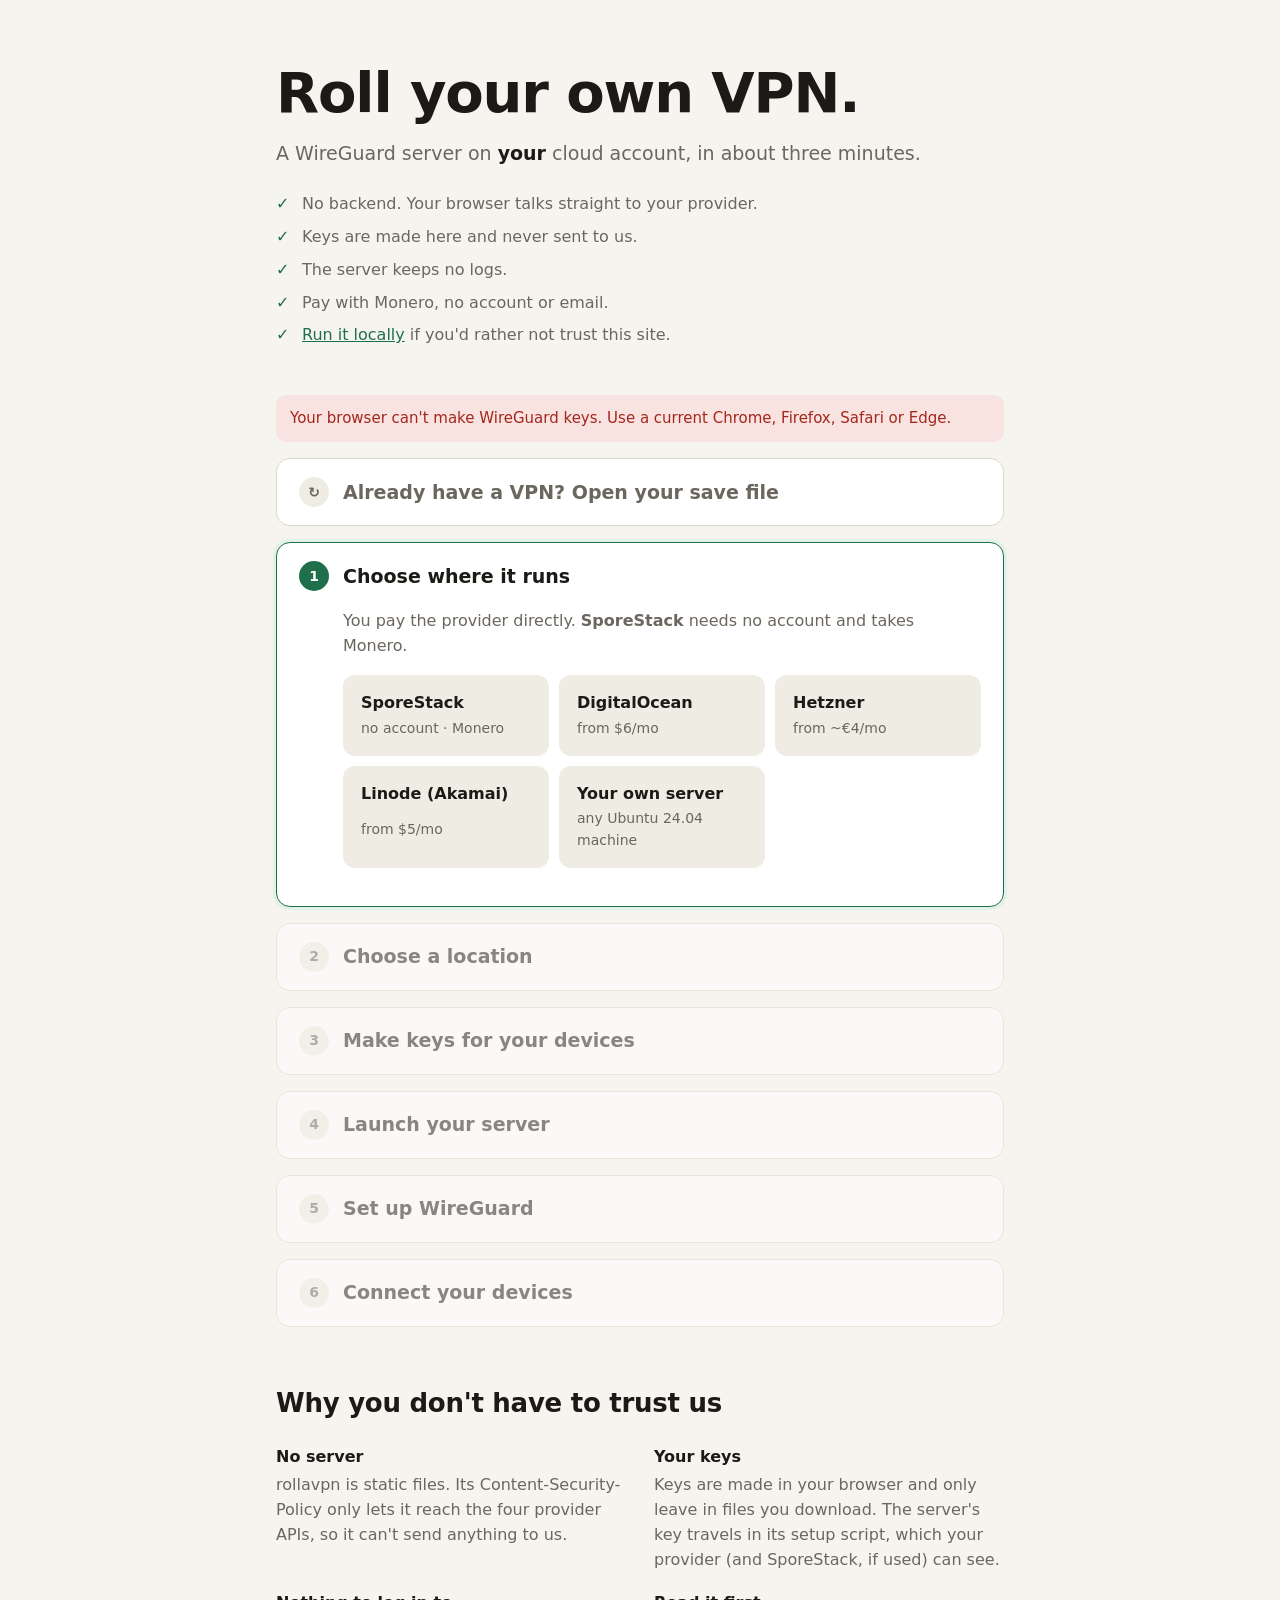
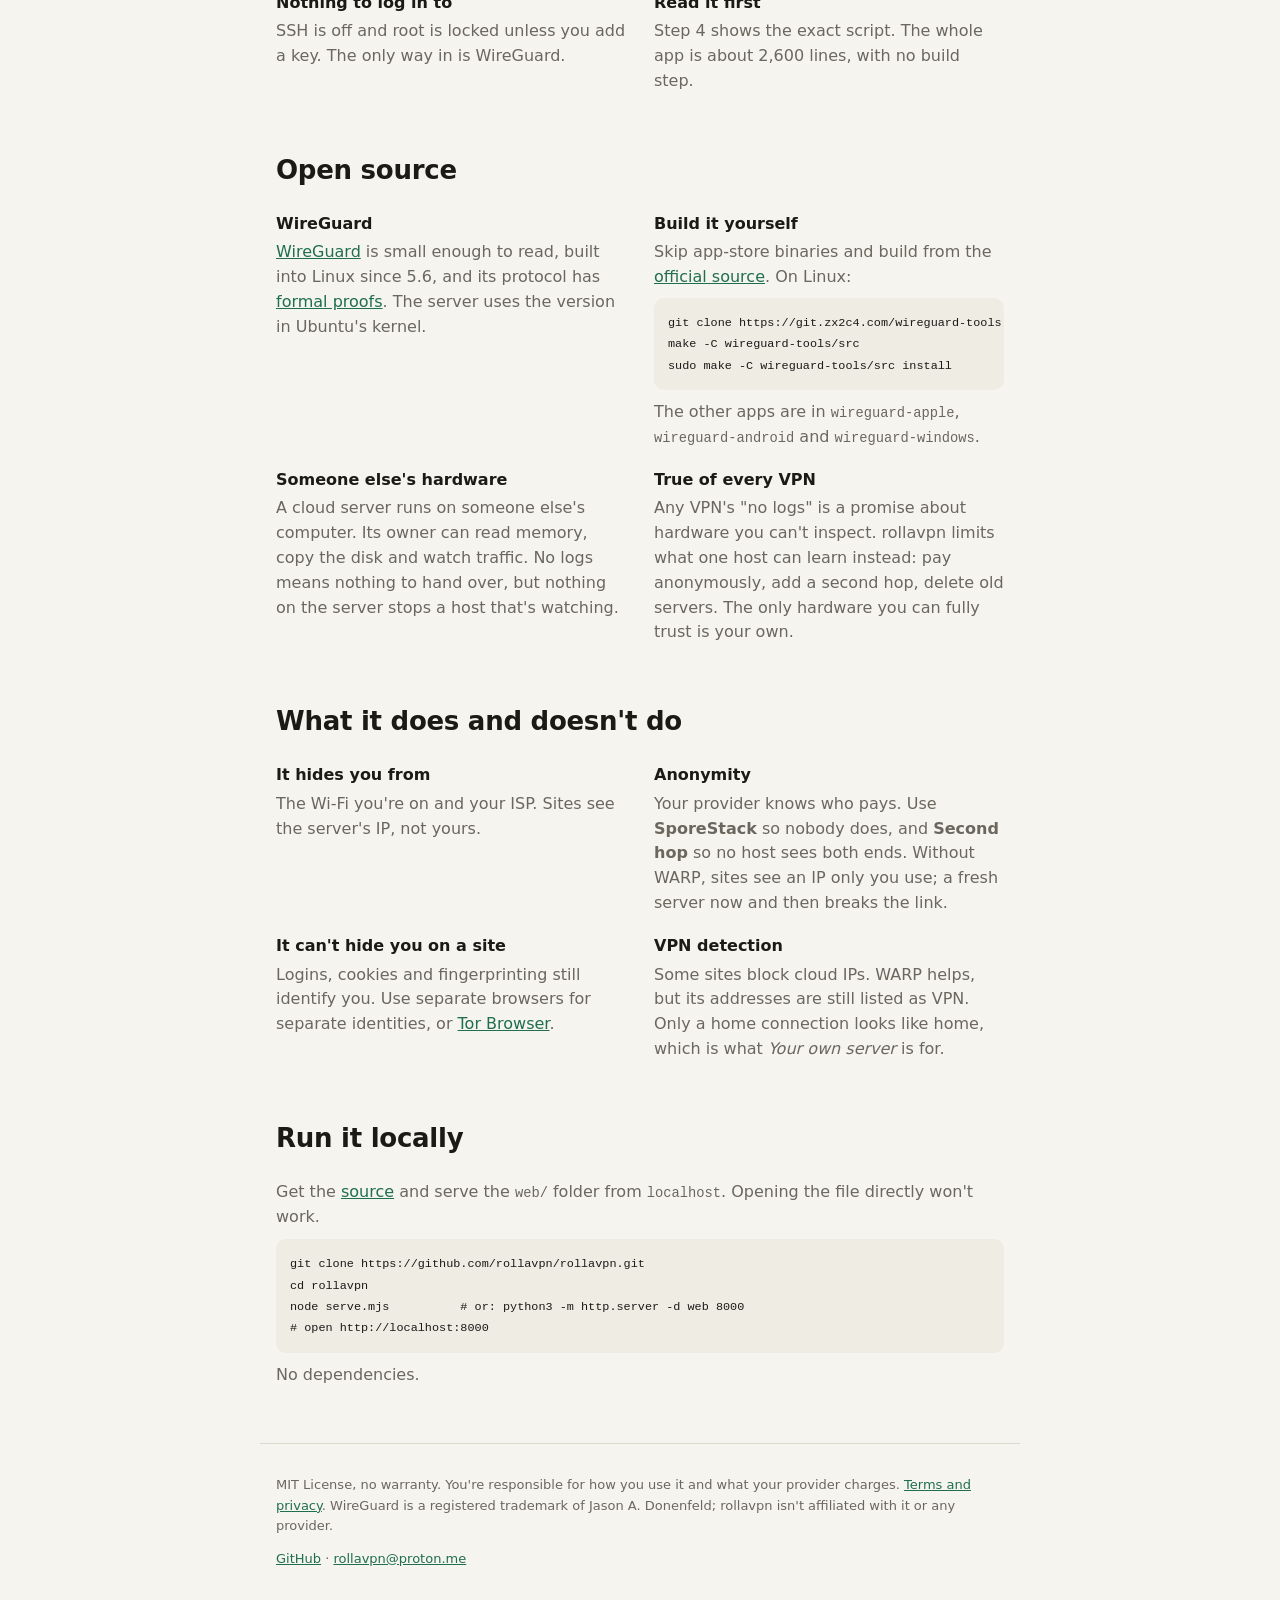
<file: web/index.html>
<!doctype html>
<html lang="en">
<head>
  <meta charset="utf-8">
  <meta name="viewport" content="width=device-width, initial-scale=1">
  <meta http-equiv="Content-Security-Policy" content="default-src 'none'; script-src 'self'; style-src 'self'; img-src 'self' data: blob:; connect-src https://api.sporestack.com https://api.digitalocean.com https://api.hetzner.cloud https://api.linode.com; base-uri 'none'; form-action 'none'">
  <meta name="referrer" content="no-referrer">
  <title>Roll a VPN</title>
  <meta name="description" content="Your own WireGuard VPN on your own cloud account, set up from your browser.">
  <link rel="icon" href="data:,">
  <link rel="stylesheet" href="styles.css">
  <script defer src="vendor/qrcode.js"></script>
  <script defer src="lib/wg.js"></script>
  <script defer src="lib/providers.js"></script>
  <script defer src="app.js"></script>
</head>
<body>
  <header class="hero">
    <div class="wrap">
      <h1>Roll your own VPN.</h1>
      <p class="lede">A WireGuard server on <em>your</em> cloud account, in about three minutes.</p>
      <ul class="promises">
        <li>No backend. Your browser talks straight to your provider.</li>
        <li>Keys are made here and never sent to us.</li>
        <li>The server keeps no logs.</li>
        <li>Pay with Monero, no account or email.</li>
        <li><a href="#local">Run it locally</a> if you'd rather not trust this site.</li>
      </ul>
    </div>
  </header>

  <main class="wrap">
    <noscript><p class="callout bad">This page needs JavaScript. It all runs in your browser.</p></noscript>
    <p id="unsupported" class="callout bad" hidden>Your browser can't make WireGuard keys. Use a current Chrome, Firefox, Safari or Edge.</p>

    <!-- Open a save file -->
    <details class="step restore" id="restore">
      <summary class="step-head"><span class="num" aria-hidden="true">↻</span><h2>Already have a VPN? Open your save file</h2></summary>
      <div class="step-body">
        <p>Get your configs back, check the server, add time or delete it. The file never leaves this tab.</p>
        <label class="field">
          <span>Save file</span>
          <input type="file" id="restore-file" accept=".json,application/json">
        </label>
        <label class="field" id="restore-pass-wrap" hidden>
          <span>Password</span>
          <input type="password" id="restore-pass" autocomplete="current-password">
        </label>
        <button class="btn primary" id="btn-restore" disabled>Open</button>
        <p class="status" id="status-restore" role="status"></p>
      </div>
    </details>

    <!-- Step 1 -->
    <section class="step" id="step-1" data-step="1">
      <div class="step-head"><span class="num">1</span><h2>Choose where it runs</h2><span class="done-mark" aria-hidden="true">✓</span></div>
      <div class="step-body">
        <p>You pay the provider directly. <strong>SporeStack</strong> needs no account and takes Monero.</p>
        <div class="providers" id="providers" role="radiogroup" aria-label="Where your VPN runs"></div>
        <div id="own-area" hidden>
          <h3>What you need</h3>
          <ul class="checklist">
            <li>A spare machine with a fresh <strong>Ubuntu 24.04</strong> install and 1 GB+ of memory. Setup takes over the whole machine.</li>
            <li>A public IP or hostname. At home you'll forward one UDP port on your router. Won't work behind CGNAT.</li>
            <li>Root access.</li>
          </ul>
          <button class="btn primary" id="btn-own">My machine is ready</button>
        </div>
        <div id="token-area" hidden>
          <ol class="howto">
            <li>Open <a id="token-link" target="_blank" rel="noopener noreferrer">your provider's token page ↗</a></li>
            <li id="token-help"></li>
            <li>Paste it below. It stays in this tab.</li>
          </ol>
          <p class="callout tip" id="anon-tip" hidden>For more anonymity, do this in <a href="https://www.torproject.org/download/" target="_blank" rel="noopener noreferrer">Tor Browser</a> so SporeStack never sees your IP.</p>
          <label class="field">
            <span id="token-label">API token</span>
            <input id="token" type="password" autocomplete="off" spellcheck="false" placeholder="Paste your API token">
          </label>
          <p class="callout warn" id="token-save" hidden><strong>Save this token now.</strong> It's your account and can't be recovered.</p>
          <div class="row">
            <button class="btn" id="btn-new-account" hidden>Create anonymous account</button>
            <button class="btn primary" id="btn-connect" disabled>Connect</button>
          </div>
          <p class="status" id="status-1" role="status"></p>
          <div id="existing" hidden>
            <h3>Your existing rollavpn servers</h3>
            <ul class="servers" id="existing-list"></ul>
          </div>
        </div>
      </div>
    </section>

    <!-- Step 2 -->
    <section class="step locked" id="step-2" data-step="2">
      <div class="step-head"><span class="num">2</span><h2><span data-mode="cloud">Choose a location</span><span data-mode="own" hidden>Your server's address</span></h2><span class="done-mark" aria-hidden="true">✓</span></div>
      <div class="step-body">
        <div data-mode="cloud">
          <p>Sites will see you here. Closer is faster.</p>
          <label class="field">
            <span>Location</span>
            <select id="region"></select>
          </label>
          <p class="price" id="price"></p>
          <button class="btn primary" id="btn-region">Use this location</button>
        </div>
        <div data-mode="own" hidden>
                    <label class="field">
            <span>Public IP address or hostname</span>
            <input id="own-endpoint" type="text" spellcheck="false" autocomplete="off" placeholder="203.0.113.10 or vpn.example.net">
            <small>At home, search "what is my IP" from that network.</small>
          </label>
          <button class="btn primary" id="btn-own-endpoint">Use this address</button>
          <p class="status" id="status-2" role="status"></p>
        </div>
      </div>
    </section>

    <!-- Step 3 -->
    <section class="step locked" id="step-3" data-step="3">
      <div class="step-head"><span class="num">3</span><h2>Make keys for your devices</h2><span class="done-mark" aria-hidden="true">✓</span></div>
      <div class="step-body">
        <p>Each device gets its own key.</p>
        <div id="devices" class="devices"></div>
        <button class="btn ghost small" id="btn-add-device">+ Add device</button>

        <div class="exit-box">
          <label class="check">
            <input type="checkbox" id="warp-on" checked>
            <span><strong>Blend in with Cloudflare WARP</strong><br>
            <span class="muted">Traffic leaves from a Cloudflare address shared with millions of people, so few sites block it. No account needed. If WARP drops, traffic stops. Uses Cloudflare's <a href="https://www.cloudflare.com/application/terms/" target="_blank" rel="noopener noreferrer">WARP terms</a>. <span id="warp-own-note" data-mode="own" hidden>Off by default here, so your server keeps its own IP.</span></span></span>
          </label>
          <label class="check">
            <input type="checkbox" id="exit-on">
            <span><strong>Second hop</strong><br>
            <span class="muted">Route through a second server you run, ideally on another host in another country. Neither host sees both who you are and where you go. Replaces WARP.</span></span>
          </label>
          <div id="exit-area" hidden>
            <ol class="howto">
              <li>In another tab, launch a second server in another country with one device named <code>hop</code>.</li>
              <li>Paste its <code>hop</code> config below. Any WireGuard server works.</li>
            </ol>
            <textarea id="exit-conf" rows="7" spellcheck="false" autocomplete="off" placeholder="[Interface]&#10;# rollavpn: hop&#10;PrivateKey = …&#10;Address = …&#10;&#10;[Peer]&#10;PublicKey = …&#10;Endpoint = …"></textarea>
            <p class="status" id="exit-status" role="status"></p>
          </div>
        </div>

        <details class="advanced">
          <summary>Advanced options</summary>
          <label class="field">
            <span>DNS</span>
            <select id="dns"></select>
          </label>
          <label class="field">
            <span>Port</span>
            <select id="port">
              <option value="51820">51820 (WireGuard default)</option>
              <option value="443">443 (gets through more networks)</option>
            </select>
          </label>
          <label class="check" data-mode="own" hidden>
            <input type="checkbox" id="keep-ssh" checked>
            <span><strong>Keep my current SSH access</strong><br>
            <span class="muted">Untick to lock it down like a cloud server.</span></span>
          </label>
          <label class="field" id="ssh-field">
            <span>SSH public key (optional)</span>
            <textarea id="ssh" rows="2" spellcheck="false" placeholder="ssh-ed25519 AAAA… you@laptop"></textarea>
            <small>Leave empty and SSH is off. Nobody can log in.</small>
          </label>
        </details>

        <button class="btn primary" id="btn-keys">Generate keys in my browser</button>
        <div id="keys-out" class="keys-out" hidden></div>
      </div>
    </section>

    <!-- Step 4 -->
    <section class="step locked" id="step-4" data-step="4">
      <div class="step-head"><span class="num">4</span><h2><span data-mode="cloud">Launch your server</span><span data-mode="own" hidden>Get your setup script</span></h2><span class="done-mark" aria-hidden="true">✓</span></div>
      <div class="step-body">
        <p data-mode="cloud">This creates a small Ubuntu 24.04 server. On first boot it:</p>
        <p data-mode="own" hidden>This makes a script you run once. It:</p>
        <ul class="features">
          <li>Keeps no logs: no journal, no syslog, <code>/var/log</code> in RAM, no swap, no core dumps.</li>
          <li>Wipes a device's IP from memory a few minutes after it goes quiet.</li>
          <li>Runs its own DNS with no query logs, blocking ads and trackers by default.</li>
          <li>Removes provider agents, usage stats, snap, crash reporting and Ubuntu's ad pings.</li>
          <li>Locks itself down: firewall on, root locked, SSH off unless you keep it, devices unreachable from outside and from each other.</li>
          <li>Deletes its setup traces. Your provider still keeps its own copy of this script.</li>
          <li>Exits through Cloudflare WARP, unless you turned it off.</li>
          <li>Installs security updates automatically, and restarts WARP or DNS if they stop working.</li>
        </ul>
        <dl class="summary" id="summary"></dl>
        <details class="script">
          <summary>Read the script</summary>
          <pre id="script-preview"></pre>
        </details>
        <div class="billing" id="billing" hidden>
          <h3>Pay</h3>
          <div class="row">
            <label class="field inline">
              <span>Run the server for</span>
              <select id="days">
                <option value="7">7 days</option>
                <option value="30" selected>30 days</option>
                <option value="90">90 days</option>
              </select>
            </label>
          </div>
          <p class="price" id="quote"></p>
          <div id="topup" hidden>
            <div class="row">
              <label class="field inline">
                <span>Pay with</span>
                <select id="currency">
                  <option value="xmr">Monero (private)</option>
                  <option value="btc">Bitcoin (traceable)</option>
                  <option value="bch">Bitcoin Cash (traceable)</option>
                  <option value="usdt">USDT (traceable)</option>
                </select>
              </label>
              <label class="field inline">
                <span>Amount (USD)</span>
                <input id="dollars" type="number" min="5" step="1" inputmode="numeric">
              </label>
            </div>
            <button class="btn" id="btn-invoice">Create payment request</button>
            <div class="invoice" id="invoice" hidden>
              <canvas class="qr" id="invoice-qr" aria-label="Payment QR code"></canvas>
              <div class="invoice-text">
                <p>Send <strong id="invoice-amount"></strong> to:</p>
                <p><code id="invoice-address" class="wrap-any"></code></p>
                <div class="row">
                  <button class="btn small" id="btn-copy-address">Copy address</button>
                  <a class="btn small" id="invoice-open">Open in wallet</a>
                </div>
                <p class="muted" id="invoice-expiry"></p>
              </div>
            </div>
          </div>
          <p class="status" id="status-pay" role="status"></p>
        </div>
        <button class="btn primary" id="btn-launch">Launch server</button>
        <p class="fine">By continuing, you agree to the <a href="terms.html" target="_blank" rel="noopener">terms</a>.</p>
        <p class="status" id="status-4" role="status"></p>
      </div>
    </section>

    <!-- Step 5 -->
    <section class="step locked" id="step-5" data-step="5">
      <div class="step-head"><span class="num">5</span><h2><span data-mode="cloud">Set up WireGuard</span><span data-mode="own" hidden>Run it on your server</span></h2><span class="done-mark" aria-hidden="true">✓</span></div>
      <div class="step-body">
        <ol class="howto own-steps" data-mode="own" hidden>
          <li>Copy the script to the machine:
            <div class="row"><button class="btn small primary" id="btn-dl-script">Download rollavpn-setup.sh</button><button class="btn small" id="btn-copy-script">Copy script</button></div>
            <pre><code id="own-scp"></code></pre>
            Or paste it into <code>nano rollavpn-setup.sh</code>, or into a new server's <em>user data</em> box.</li>
          <li>Run it as root:
            <pre><code>sudo bash rollavpn-setup.sh</code></pre>
            It takes 2–4 minutes, prints <code>rollavpn: READY</code>, then deletes itself since it holds the server's key. Delete your local copy too.</li>
          <li>At home, forward <strong>UDP port <span class="own-port">51820</span></strong> on your router to the machine.</li>
        </ol>
        <ol class="progress" id="progress" data-mode="cloud">
          <li data-k="create">Server ordered</li>
          <li data-k="boot">Booting</li>
          <li data-k="install">Setting up</li>
          <li data-k="ready">Ready</li>
        </ol>
        <div class="bar" aria-hidden="true" data-mode="cloud"><div class="bar-fill" id="bar-fill"></div></div>
        <p class="status" id="status-5" role="status"></p>
      </div>
    </section>

    <!-- Step 6 -->
    <section class="step locked" id="step-6" data-step="6">
      <div class="step-head"><span class="num">6</span><h2>Connect your devices</h2><span class="done-mark" aria-hidden="true">✓</span></div>
      <div class="step-body">
        <p>Get the <strong>WireGuard</strong> app (
          <a href="https://apps.apple.com/app/wireguard/id1441195209" target="_blank" rel="noopener noreferrer">iPhone</a> ·
          <a href="https://play.google.com/store/apps/details?id=com.wireguard.android" target="_blank" rel="noopener noreferrer">Android</a> ·
          <a href="https://apps.apple.com/app/wireguard/id1451685025" target="_blank" rel="noopener noreferrer">Mac</a> ·
          <a href="https://www.wireguard.com/install/" target="_blank" rel="noopener noreferrer">Windows/Linux</a>
          ), then scan the QR code or import the file. Delete the downloaded files afterwards.</p>
        <p class="callout warn" id="save-now"><strong>Save these now.</strong> The keys exist only in this tab.</p>
        <div class="manage" id="manage" hidden>
          <p class="status" id="manage-status" role="status"></p>
          <div class="row">
            <button class="btn small" id="btn-refresh">Check status</button>
            <button class="btn small" id="btn-extend" hidden>+30 days</button>
            <button class="btn small ghost" id="btn-start-over">Start over</button>
          </div>
          <div id="retoken" hidden>
            <label class="field">
              <span>New token</span>
              <input type="password" id="retoken-input" autocomplete="off" spellcheck="false" placeholder="Paste a new API token">
            </label>
            <button class="btn small" id="btn-retoken">Use this token</button>
          </div>
        </div>
        <details class="tips">
          <summary>Keep the VPN on automatically</summary>
          <ul>
            <li><strong>iPhone, iPad, Mac:</strong> edit the tunnel and turn on <em>On-Demand</em> for Wi-Fi and cellular. To skip your home Wi-Fi, use <em>Except these SSIDs</em>. It's not a strict kill switch.</li>
            <li><strong>Android:</strong> Settings → Network → VPN → ⚙ WireGuard → <em>Always-on VPN</em> and <em>Block connections without VPN</em>.</li>
            <li><strong>Windows, Linux:</strong> nothing to do.</li>
          </ul>
        </details>
        <div class="clients" id="clients"></div>
        <div class="row">
          <button class="btn" id="btn-download-all">Download all configs</button>
        </div>
        <div class="savebox">
          <h3>Save file</h3>
          <p>Open it here later to get your configs, check the server, add time or delete it.</p>
          <p class="callout warn"><strong>Keep this file secret.</strong> It holds every key for this VPN and your <span class="provider-name">provider</span> token. Set a password, don't email it or put it in a cloud folder, and delete it when you delete the server.</p>
          <label class="field">
            <span>Password <small>(recommended)</small></span>
            <input type="password" id="save-pass" autocomplete="new-password">
          </label>
          <label class="field">
            <span>Repeat password</span>
            <input type="password" id="save-pass2" autocomplete="new-password">
          </label>
          <button class="btn primary" id="btn-save">Download save file</button>
          <p class="status" id="status-save" role="status"></p>
        </div>
        <div class="danger">
          <h3>Done with it?</h3>
          <p data-mode="cloud">Deleting the server stops billing.</p>
          <p data-mode="own" hidden>Wipe the machine to shut it down.</p>
          <button class="btn danger-btn" id="btn-destroy" data-mode="cloud">Delete this server</button>
          <p class="status" id="status-6" role="status"></p>
        </div>
      </div>
    </section>

    <section class="info" id="trust">
      <h2>Why you don't have to trust us</h2>
      <div class="grid">
        <div>
          <h3>No server</h3>
          <p>rollavpn is static files. Its Content-Security-Policy only lets it reach the four provider APIs, so it can't send anything to us.</p>
        </div>
        <div>
          <h3>Your keys</h3>
          <p>Keys are made in your browser and only leave in files you download. The server's key travels in its setup script, which your provider (and SporeStack, if used) can see.</p>
        </div>
        <div>
          <h3>Nothing to log in to</h3>
          <p>SSH is off and root is locked unless you add a key. The only way in is WireGuard.</p>
        </div>
        <div>
          <h3>Read it first</h3>
          <p>Step 4 shows the exact script. The whole app is about 2,600 lines, with no build step.</p>
        </div>
      </div>
    </section>

    <section class="info" id="source">
      <h2>Open source</h2>
      <div class="grid">
        <div>
          <h3>WireGuard</h3>
          <p><a href="https://www.wireguard.com/" target="_blank" rel="noopener noreferrer">WireGuard</a> is small enough to read, built into Linux since 5.6, and its protocol has <a href="https://www.wireguard.com/formal-verification/" target="_blank" rel="noopener noreferrer">formal proofs</a>. The server uses the version in Ubuntu's kernel.</p>
        </div>
        <div>
          <h3>Build it yourself</h3>
          <p>Skip app-store binaries and build from the <a href="https://www.wireguard.com/repositories/" target="_blank" rel="noopener noreferrer">official source</a>. On Linux:</p>
          <pre><code>git clone https://git.zx2c4.com/wireguard-tools
make -C wireguard-tools/src
sudo make -C wireguard-tools/src install</code></pre>
          <p>The other apps are in <code>wireguard-apple</code>, <code>wireguard-android</code> and <code>wireguard-windows</code>.</p>
        </div>
        <div>
          <h3>Someone else's hardware</h3>
          <p>A cloud server runs on someone else's computer. Its owner can read memory, copy the disk and watch traffic. No logs means nothing to hand over, but nothing on the server stops a host that's watching.</p>
        </div>
        <div>
          <h3>True of every VPN</h3>
          <p>Any VPN's "no logs" is a promise about hardware you can't inspect. rollavpn limits what one host can learn instead: pay anonymously, add a second hop, delete old servers. The only hardware you can fully trust is your own.</p>
        </div>
      </div>
    </section>

    <section class="info" id="limits">
      <h2>What it does and doesn't do</h2>
      <div class="grid">
        <div>
          <h3>It hides you from</h3>
          <p>The Wi-Fi you're on and your ISP. Sites see the server's IP, not yours.</p>
        </div>
        <div>
          <h3>Anonymity</h3>
          <p>Your provider knows who pays. Use <strong>SporeStack</strong> so nobody does, and <strong>Second hop</strong> so no host sees both ends. Without WARP, sites see an IP only you use; a fresh server now and then breaks the link.</p>
        </div>
        <div>
          <h3>It can't hide you on a site</h3>
          <p>Logins, cookies and fingerprinting still identify you. Use separate browsers for separate identities, or <a href="https://www.torproject.org/" target="_blank" rel="noopener noreferrer">Tor Browser</a>.</p>
        </div>
        <div>
          <h3>VPN detection</h3>
          <p>Some sites block cloud IPs. WARP helps, but its addresses are still listed as VPN. Only a home connection looks like home, which is what <em>Your own server</em> is for.</p>
        </div>
      </div>
    </section>

    <section class="info" id="local">
      <h2>Run it locally</h2>
      <p>Get the <a href="https://github.com/rollavpn/rollavpn" target="_blank" rel="noopener noreferrer">source</a> and serve the <code>web/</code> folder from <code>localhost</code>. Opening the file directly won't work.</p>
      <pre><code>git clone https://github.com/rollavpn/rollavpn.git
cd rollavpn
node serve.mjs          # or: python3 -m http.server -d web 8000
# open http://localhost:8000</code></pre>
      <p>No dependencies.</p>
    </section>
  </main>

  <footer class="wrap foot">
    <p>MIT License, no warranty. You're responsible for how you use it and what your provider charges. <a href="terms.html">Terms and privacy</a>. WireGuard is a registered trademark of Jason A. Donenfeld; rollavpn isn't affiliated with it or any provider.</p>
    <p><a href="https://github.com/rollavpn/rollavpn" target="_blank" rel="noopener noreferrer">GitHub</a> · <a href="mailto:rollavpn@proton.me">rollavpn@proton.me</a></p>
  </footer>
</body>
</html>
</file>
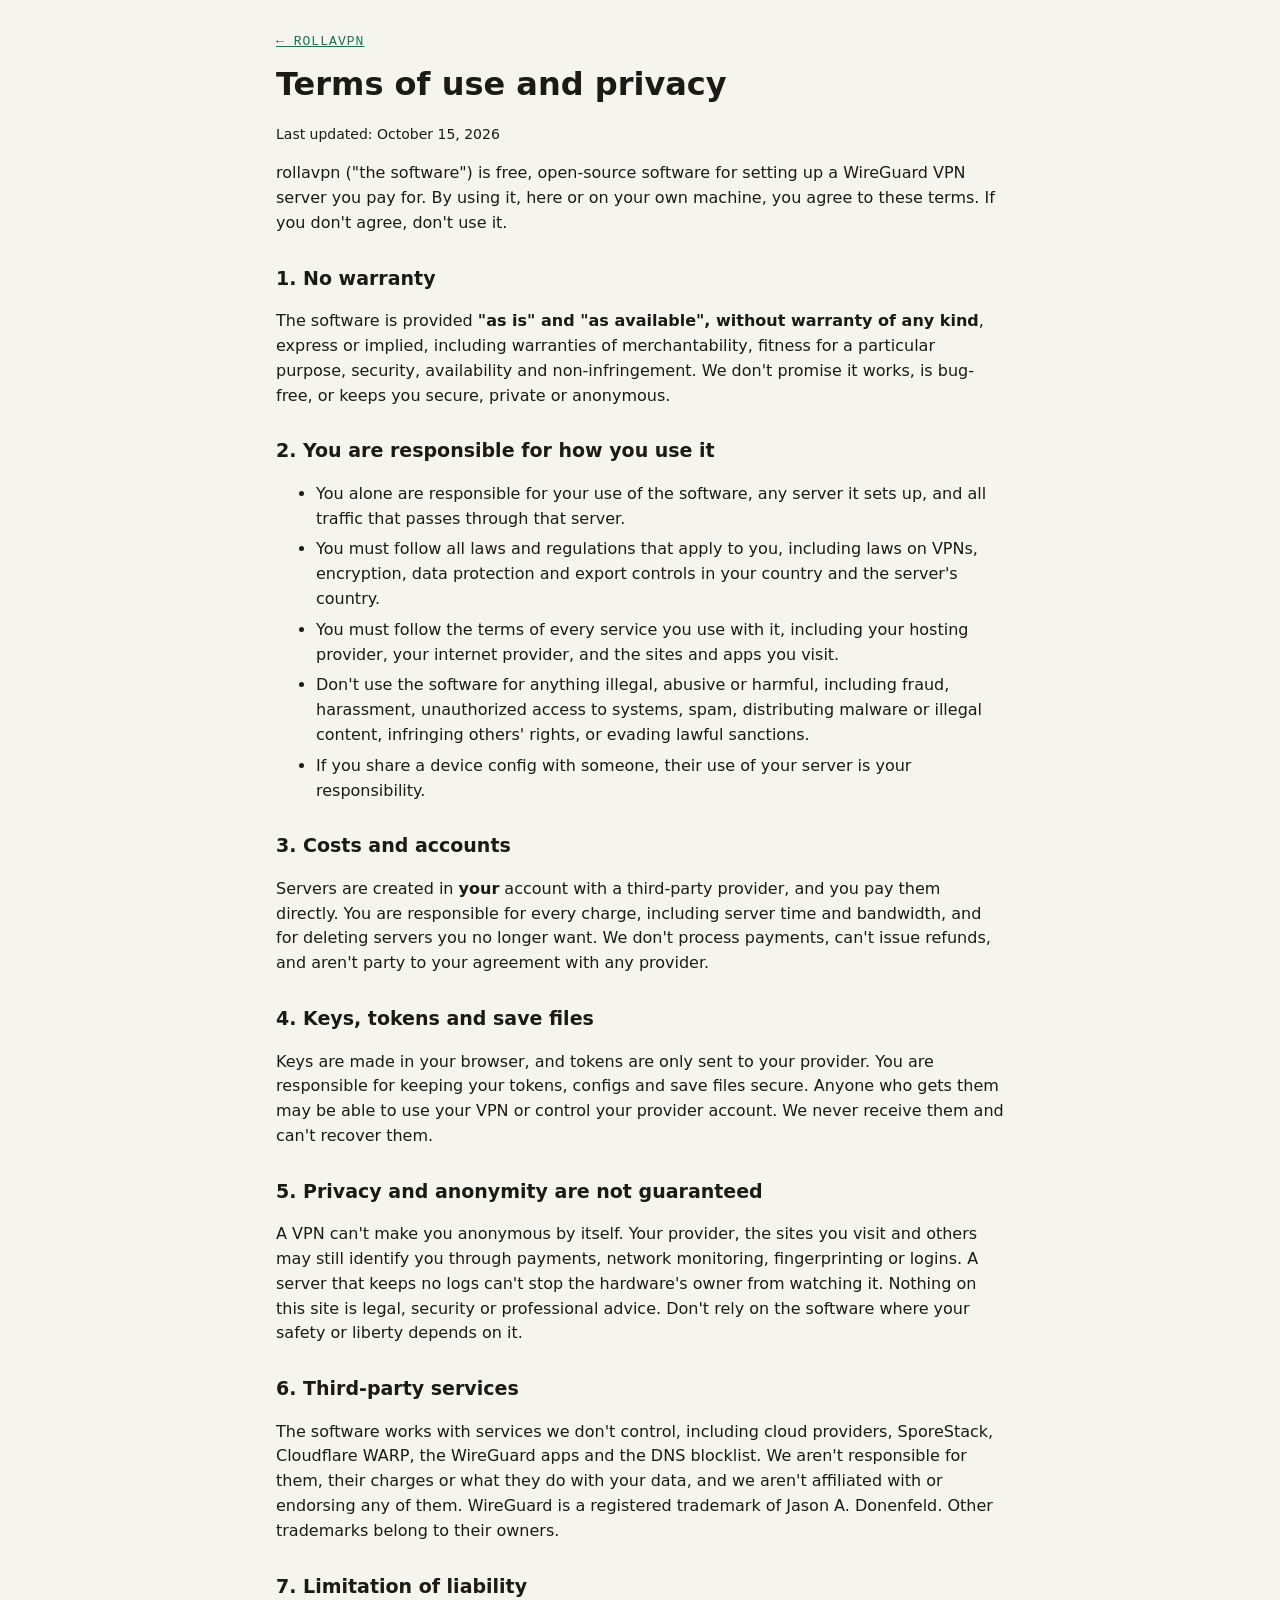
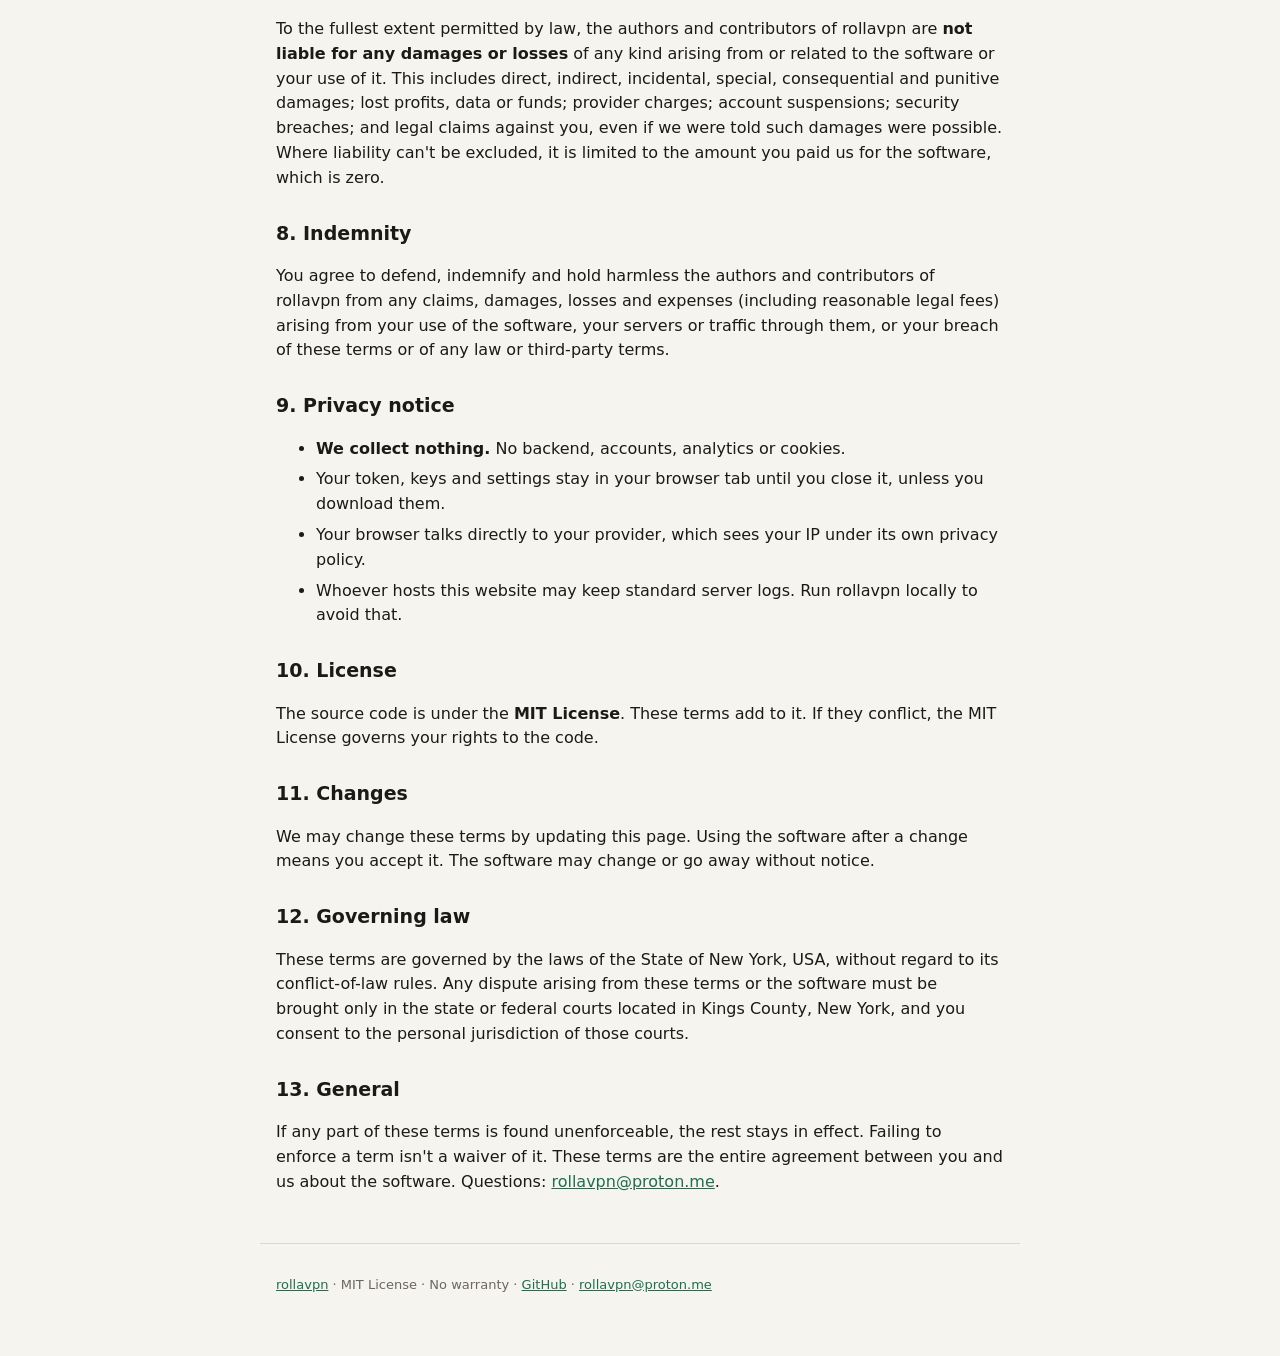
<file: web/terms.html>
<!doctype html>
<html lang="en">
<head>
  <meta charset="utf-8">
  <meta name="viewport" content="width=device-width, initial-scale=1">
  <meta http-equiv="Content-Security-Policy" content="default-src 'none'; style-src 'self'; img-src 'self' data:; base-uri 'none'; form-action 'none'">
  <meta name="referrer" content="no-referrer">
  <title>Terms and Privacy</title>
  <meta name="description" content="rollavpn terms of use, disclaimer and privacy notice.">
  <link rel="icon" href="data:,">
  <link rel="stylesheet" href="styles.css">
</head>
<body>
  <main class="wrap legal">
    <p class="eyebrow"><a href="./">← rollavpn</a></p>
    <h1>Terms of use and privacy</h1>
    <p class="muted">Last updated: October 15, 2026</p>

    <p>rollavpn ("the software") is free, open-source software for setting up a WireGuard VPN server you pay for. By using it, here or on your own machine, you agree to these terms. If you don't agree, don't use it.</p>

    <h2>1. No warranty</h2>
    <p>The software is provided <strong>"as is" and "as available", without warranty of any kind</strong>, express or implied, including warranties of merchantability, fitness for a particular purpose, security, availability and non-infringement. We don't promise it works, is bug-free, or keeps you secure, private or anonymous.</p>

    <h2>2. You are responsible for how you use it</h2>
    <ul>
      <li>You alone are responsible for your use of the software, any server it sets up, and all traffic that passes through that server.</li>
      <li>You must follow all laws and regulations that apply to you, including laws on VPNs, encryption, data protection and export controls in your country and the server's country.</li>
      <li>You must follow the terms of every service you use with it, including your hosting provider, your internet provider, and the sites and apps you visit.</li>
      <li>Don't use the software for anything illegal, abusive or harmful, including fraud, harassment, unauthorized access to systems, spam, distributing malware or illegal content, infringing others' rights, or evading lawful sanctions.</li>
      <li>If you share a device config with someone, their use of your server is your responsibility.</li>
    </ul>

    <h2>3. Costs and accounts</h2>
    <p>Servers are created in <strong>your</strong> account with a third-party provider, and you pay them directly. You are responsible for every charge, including server time and bandwidth, and for deleting servers you no longer want. We don't process payments, can't issue refunds, and aren't party to your agreement with any provider.</p>

    <h2>4. Keys, tokens and save files</h2>
    <p>Keys are made in your browser, and tokens are only sent to your provider. You are responsible for keeping your tokens, configs and save files secure. Anyone who gets them may be able to use your VPN or control your provider account. We never receive them and can't recover them.</p>

    <h2>5. Privacy and anonymity are not guaranteed</h2>
    <p>A VPN can't make you anonymous by itself. Your provider, the sites you visit and others may still identify you through payments, network monitoring, fingerprinting or logins. A server that keeps no logs can't stop the hardware's owner from watching it. Nothing on this site is legal, security or professional advice. Don't rely on the software where your safety or liberty depends on it.</p>

    <h2>6. Third-party services</h2>
    <p>The software works with services we don't control, including cloud providers, SporeStack, Cloudflare WARP, the WireGuard apps and the DNS blocklist. We aren't responsible for them, their charges or what they do with your data, and we aren't affiliated with or endorsing any of them. WireGuard is a registered trademark of Jason A. Donenfeld. Other trademarks belong to their owners.</p>

    <h2>7. Limitation of liability</h2>
    <p>To the fullest extent permitted by law, the authors and contributors of rollavpn are <strong>not liable for any damages or losses</strong> of any kind arising from or related to the software or your use of it. This includes direct, indirect, incidental, special, consequential and punitive damages; lost profits, data or funds; provider charges; account suspensions; security breaches; and legal claims against you, even if we were told such damages were possible. Where liability can't be excluded, it is limited to the amount you paid us for the software, which is zero.</p>

    <h2>8. Indemnity</h2>
    <p>You agree to defend, indemnify and hold harmless the authors and contributors of rollavpn from any claims, damages, losses and expenses (including reasonable legal fees) arising from your use of the software, your servers or traffic through them, or your breach of these terms or of any law or third-party terms.</p>

    <h2>9. Privacy notice</h2>
    <ul>
      <li><strong>We collect nothing.</strong> No backend, accounts, analytics or cookies.</li>
      <li>Your token, keys and settings stay in your browser tab until you close it, unless you download them.</li>
      <li>Your browser talks directly to your provider, which sees your IP under its own privacy policy.</li>
      <li>Whoever hosts this website may keep standard server logs. Run rollavpn locally to avoid that.</li>
    </ul>

    <h2>10. License</h2>
    <p>The source code is under the <strong>MIT License</strong>. These terms add to it. If they conflict, the MIT License governs your rights to the code.</p>

    <h2>11. Changes</h2>
    <p>We may change these terms by updating this page. Using the software after a change means you accept it. The software may change or go away without notice.</p>

    <h2>12. Governing law</h2>
    <p>These terms are governed by the laws of the State of New York, USA, without regard to its conflict-of-law rules. Any dispute arising from these terms or the software must be brought only in the state or federal courts located in Kings County, New York, and you consent to the personal jurisdiction of those courts.</p>

    <h2>13. General</h2>
    <p>If any part of these terms is found unenforceable, the rest stays in effect. Failing to enforce a term isn't a waiver of it. These terms are the entire agreement between you and us about the software. Questions: <a href="mailto:rollavpn@proton.me">rollavpn@proton.me</a>.</p>
  </main>
  <footer class="wrap foot">
    <p><a href="./">rollavpn</a> · MIT License · No warranty · <a href="https://github.com/rollavpn/rollavpn" target="_blank" rel="noopener noreferrer">GitHub</a> · <a href="mailto:rollavpn@proton.me">rollavpn@proton.me</a></p>
  </footer>
</body>
</html>
</file>
<file: web/styles.css>
:root {
  --bg: #f6f4ef;
  --surface: #ffffff;
  --surface-2: #efece4;
  --text: #1b1a17;
  --muted: #6b675e;
  --line: #ddd8cc;
  --accent: #1f6f4a;
  --accent-ink: #ffffff;
  --accent-soft: #e2f0e8;
  --warn: #8a5a00;
  --warn-soft: #fbf0d9;
  --bad: #a3271d;
  --bad-soft: #f9e3e0;
  --radius: 14px;
  --mono: ui-monospace, SFMono-Regular, Menlo, Consolas, monospace;
  color-scheme: light;
}

@media (prefers-color-scheme: dark) {
  :root {
    --bg: #121311;
    --surface: #1b1d1a;
    --surface-2: #232622;
    --text: #ecebe6;
    --muted: #a19e94;
    --line: #33362f;
    --accent: #5cc48f;
    --accent-ink: #0d1f15;
    --accent-soft: #1c3427;
    --warn: #e8b553;
    --warn-soft: #33290f;
    --bad: #f0857a;
    --bad-soft: #3a1d1a;
    color-scheme: dark;
  }
}

* { box-sizing: border-box; }
[hidden] { display: none !important; }

body {
  margin: 0;
  background: var(--bg);
  color: var(--text);
  font: 16px/1.55 system-ui, -apple-system, "Segoe UI", Roboto, sans-serif;
  -webkit-font-smoothing: antialiased;
}

a { color: var(--accent); }
code, pre { font-family: var(--mono); font-size: 0.86em; }

.wrap { max-width: 760px; margin: 0 auto; padding: 0 16px; }

/* hero */
.hero { padding: 64px 0 32px; }
.eyebrow { font-family: var(--mono); font-size: 13px; letter-spacing: 0.08em; text-transform: uppercase; color: var(--accent); margin: 0 0 8px; }
.hero h1 { font-size: clamp(36px, 7vw, 56px); line-height: 1.05; margin: 0 0 16px; letter-spacing: -0.02em; }
.lede { font-size: 19px; color: var(--muted); margin: 0 0 24px; max-width: 34em; }
.lede em { color: var(--text); font-style: normal; font-weight: 600; }
.promises { list-style: none; padding: 0; margin: 0; display: grid; gap: 8px; }
.promises li { padding-left: 26px; position: relative; color: var(--muted); }
.promises li::before { content: "✓"; position: absolute; left: 0; color: var(--accent); font-weight: 700; }
.promises strong { color: var(--text); }

/* steps */
.step {
  background: var(--surface);
  border: 1px solid var(--line);
  border-radius: var(--radius);
  margin: 16px 0;
  scroll-margin-top: 16px;
  transition: opacity .2s;
}
.step-head { display: flex; align-items: center; gap: 14px; padding: 18px 22px; }
.step-head h2 { font-size: 19px; margin: 0; flex: 1; }
.num {
  width: 30px; height: 30px; border-radius: 50%; flex: none;
  display: grid; place-items: center;
  background: var(--surface-2); color: var(--muted);
  font-weight: 700; font-size: 14px;
}
.step.active .num { background: var(--accent); color: var(--accent-ink); }
.done-mark { display: none; color: var(--accent); font-weight: 700; }
.step.done .done-mark { display: inline; }
.step.done .num { background: var(--accent-soft); color: var(--accent); }
.step-body { padding: 0 22px 22px 66px; }
.step-body > p:first-child { margin-top: 0; color: var(--muted); }
.step.locked { opacity: 0.5; }
.step.locked .step-body { display: none; }
.step.active { border-color: var(--accent); box-shadow: 0 0 0 3px var(--accent-soft); }

@media (max-width: 560px) {
  .step-head { padding: 16px; }
  .step-body { padding: 0 16px 18px; }
}

/* providers */
.providers { display: grid; grid-template-columns: repeat(auto-fit, minmax(160px, 1fr)); gap: 10px; margin: 16px 0; }
.provider {
  font: inherit; text-align: left; cursor: pointer;
  background: var(--surface-2); color: var(--text);
  border: 2px solid transparent; border-radius: 12px; padding: 14px 16px;
  display: grid; gap: 2px;
}
.provider span { color: var(--muted); font-size: 14px; }
.provider:hover { border-color: var(--line); }
.provider[aria-checked="true"] { border-color: var(--accent); background: var(--accent-soft); }
.provider:disabled { cursor: default; }

.howto { padding-left: 20px; color: var(--muted); }
.howto li { margin: 4px 0; }

/* form */
.field { display: grid; gap: 6px; margin: 14px 0; }
.field > span { font-weight: 600; font-size: 14px; }
.field small { color: var(--muted); font-size: 13px; }
input, select, textarea {
  font: inherit; color: var(--text);
  background: var(--bg); border: 1px solid var(--line); border-radius: 10px;
  padding: 10px 12px; width: 100%;
}
textarea { font-family: var(--mono); font-size: 13px; resize: vertical; }
input:focus, select:focus, textarea:focus { outline: 2px solid var(--accent); outline-offset: 1px; }

.devices { display: grid; gap: 8px; margin: 14px 0 8px; }
.device { display: flex; gap: 8px; }
.icon-btn {
  font: inherit; font-size: 20px; line-height: 1; width: 42px; flex: none;
  background: transparent; color: var(--muted);
  border: 1px solid var(--line); border-radius: 10px; cursor: pointer;
}
.icon-btn:hover { color: var(--bad); }

details { margin: 14px 0; }
summary { cursor: pointer; font-weight: 600; font-size: 14px; color: var(--muted); }
details[open] > summary { margin-bottom: 8px; }
pre {
  background: var(--surface-2); border-radius: 10px; padding: 14px;
  overflow-x: auto; white-space: pre; margin: 8px 0; max-height: 420px;
}

/* buttons */
.btn {
  font: inherit; font-weight: 600; cursor: pointer;
  background: var(--surface-2); color: var(--text);
  border: 1px solid var(--line); border-radius: 10px;
  padding: 10px 18px; margin-top: 6px;
}
.btn:hover:not(:disabled) { border-color: var(--muted); }
.btn.primary { background: var(--accent); color: var(--accent-ink); border-color: var(--accent); padding: 12px 22px; font-size: 16px; }
.btn.primary:hover:not(:disabled) { filter: brightness(1.08); }
.btn.small { padding: 6px 12px; font-size: 14px; margin: 0; }
.btn.ghost { background: transparent; }
.btn:disabled { opacity: 0.55; cursor: not-allowed; }
.btn.loading::after {
  content: ""; display: inline-block; width: 12px; height: 12px; margin-left: 8px; vertical-align: -1px;
  border: 2px solid currentColor; border-right-color: transparent; border-radius: 50%;
  animation: spin .7s linear infinite;
}
@keyframes spin { to { transform: rotate(360deg); } }
.danger-btn { color: var(--bad); }
.danger-btn:hover:not(:disabled) { border-color: var(--bad); }
.row { display: flex; gap: 8px; flex-wrap: wrap; align-items: center; margin-top: 10px; }
.row.tight { margin: 0; }

/* status + callouts */
.status { min-height: 1.4em; margin: 10px 0 0; font-size: 14px; color: var(--muted); }
.status.ok, .ok { color: var(--accent); }
.status.bad { color: var(--bad); }
.status.warn { color: var(--warn); }
.callout { border-radius: 10px; padding: 12px 14px; font-size: 15px; }
.callout.warn { background: var(--warn-soft); color: var(--text); }
.callout.warn strong { color: var(--warn); }
.callout.bad { background: var(--bad-soft); color: var(--bad); }
.price { font-family: var(--mono); font-size: 14px; color: var(--muted); }
.muted { color: var(--muted); font-size: 14px; }

/* existing servers */
#existing h3 { font-size: 15px; margin: 20px 0 8px; }
.servers { list-style: none; padding: 0; margin: 0; display: grid; gap: 6px; }
.servers li { display: flex; gap: 10px; align-items: center; justify-content: space-between; flex-wrap: wrap; background: var(--surface-2); border-radius: 10px; padding: 8px 12px; font-size: 14px; }
.servers li.gone { opacity: 0.5; text-decoration: line-through; }

/* keys */
.keys-out { margin-top: 14px; }
.keys-out table { width: 100%; border-collapse: collapse; font-size: 13px; }
.keys-out th { text-align: left; padding: 4px 12px 4px 0; color: var(--muted); font-weight: 600; white-space: nowrap; }
.keys-out td { padding: 4px 0; word-break: break-all; }

/* feature list + tips */
.features { margin: 0 0 14px; padding-left: 20px; color: var(--muted); font-size: 15px; }
.features li { margin: 6px 0; }
.features strong { color: var(--text); }
#own-area { margin-top: 18px; }
#own-area h3 { margin: 0 0 6px; font-size: 16px; }
.checklist { margin: 0 0 14px; padding-left: 20px; color: var(--muted); font-size: 15px; }
.checklist li { margin: 8px 0; }
.checklist strong, .own-steps strong { color: var(--text); }
.own-steps > li { margin: 0 0 14px; }
.own-steps pre { margin: 8px 0; }
.advanced .check { margin: 14px 0; }
.tips ul { margin: 0; padding-left: 20px; color: var(--muted); font-size: 15px; }
.tips li { margin: 6px 0; }
.tips strong, .tips em { color: var(--text); }

/* anonymous exit + billing */
.exit-box { background: var(--surface-2); border-radius: 12px; padding: 14px 16px; margin: 16px 0; }
.check { display: flex; gap: 12px; align-items: flex-start; cursor: pointer; }
.check input { width: 20px; height: 20px; margin: 2px 0 0; flex: none; accent-color: var(--accent); }
.badge { display: inline-block; font-size: 12px; font-weight: 600; color: var(--accent); background: var(--accent-soft); border-radius: 99px; padding: 1px 8px; margin-left: 4px; }
#exit-area textarea { margin-top: 4px; }
.billing { border: 1px solid var(--line); border-radius: 12px; padding: 4px 16px 14px; margin: 16px 0; }
.billing h3 { font-size: 16px; margin: 12px 0 0; }
.field.inline { margin: 10px 0 0; }
.invoice { display: flex; gap: 16px; flex-wrap: wrap; align-items: flex-start; margin-top: 14px; }
.invoice .qr { width: 200px; margin: 0; }
.invoice-text { flex: 1; min-width: 220px; }
.invoice-text p { margin: 0 0 8px; }
.wrap-any { word-break: break-all; }
a.btn { text-decoration: none; display: inline-block; }
.callout.tip { background: var(--accent-soft); color: var(--text); }

/* summary */
.summary { display: grid; grid-template-columns: max-content 1fr; gap: 6px 18px; margin: 14px 0; font-size: 15px; }
.summary dt { color: var(--muted); }
.summary dd { margin: 0; }

/* progress */
.progress { list-style: none; padding: 0; margin: 0 0 14px; display: grid; gap: 8px; }
.progress li { padding-left: 28px; position: relative; color: var(--muted); }
.progress li::before {
  content: ""; position: absolute; left: 4px; top: 6px; width: 12px; height: 12px;
  border-radius: 50%; border: 2px solid var(--line);
}
.progress li.doing { color: var(--text); font-weight: 600; }
.progress li.doing::before { border-color: var(--accent); border-right-color: transparent; animation: spin .8s linear infinite; }
.progress li.done { color: var(--text); }
.progress li.done::before { content: "✓"; border: 0; top: 0; left: 4px; width: auto; height: auto; color: var(--accent); font-weight: 700; }
.bar { height: 6px; background: var(--surface-2); border-radius: 99px; overflow: hidden; }
.bar-fill { height: 100%; width: 0; background: var(--accent); transition: width .8s ease; }

/* clients */
.clients { display: grid; grid-template-columns: repeat(auto-fit, minmax(280px, 1fr)); gap: 14px; margin: 16px 0; }
.client { background: var(--surface-2); border-radius: 12px; padding: 16px; }
.client h3 { margin: 0 0 10px; font-size: 16px; }
.qr { display: block; width: 100%; max-width: 260px; height: auto; border-radius: 8px; image-rendering: pixelated; margin: 0 auto; }
.client pre { font-size: 11px; background: var(--surface); }

.savebox { margin-top: 28px; padding-top: 18px; border-top: 1px solid var(--line); }
.savebox h3 { margin: 0 0 4px; font-size: 16px; }
.savebox > p { color: var(--muted); margin: 0 0 8px; }
.savebox .callout { color: var(--text); }
.manage { margin: 0 0 20px; }
.restore > summary { cursor: pointer; list-style: none; }
.restore > summary::-webkit-details-marker { display: none; }
.restore[open] { border-color: var(--accent); }
.danger { margin-top: 28px; padding-top: 18px; border-top: 1px solid var(--line); }
.danger h3 { margin: 0 0 4px; font-size: 16px; }
.danger p { color: var(--muted); margin: 0 0 8px; }

/* info */
.info { margin: 56px 0; }
.info h2 { font-size: 26px; letter-spacing: -0.01em; }
.info .grid { display: grid; grid-template-columns: repeat(auto-fit, minmax(260px, 1fr)); gap: 18px 28px; }
.info h3 { font-size: 16px; margin: 0 0 4px; }
.info p { color: var(--muted); margin: 0; }
.info pre + p { margin-top: 10px; }
#local > p { margin-bottom: 10px; }

.foot { color: var(--muted); font-size: 13px; padding-bottom: 48px; border-top: 1px solid var(--line); padding-top: 18px; }

/* terms page */
.fine { color: var(--muted); font-size: 13px; margin: 8px 0 0; }
.legal { max-width: 760px; padding-top: 32px; padding-bottom: 32px; }
.legal h1 { font-size: 32px; margin: 4px 0; }
.legal h2 { font-size: 19px; margin: 28px 0 6px; }
.legal p, .legal li { color: var(--text); }
.legal li { margin: 6px 0; }
</file>
